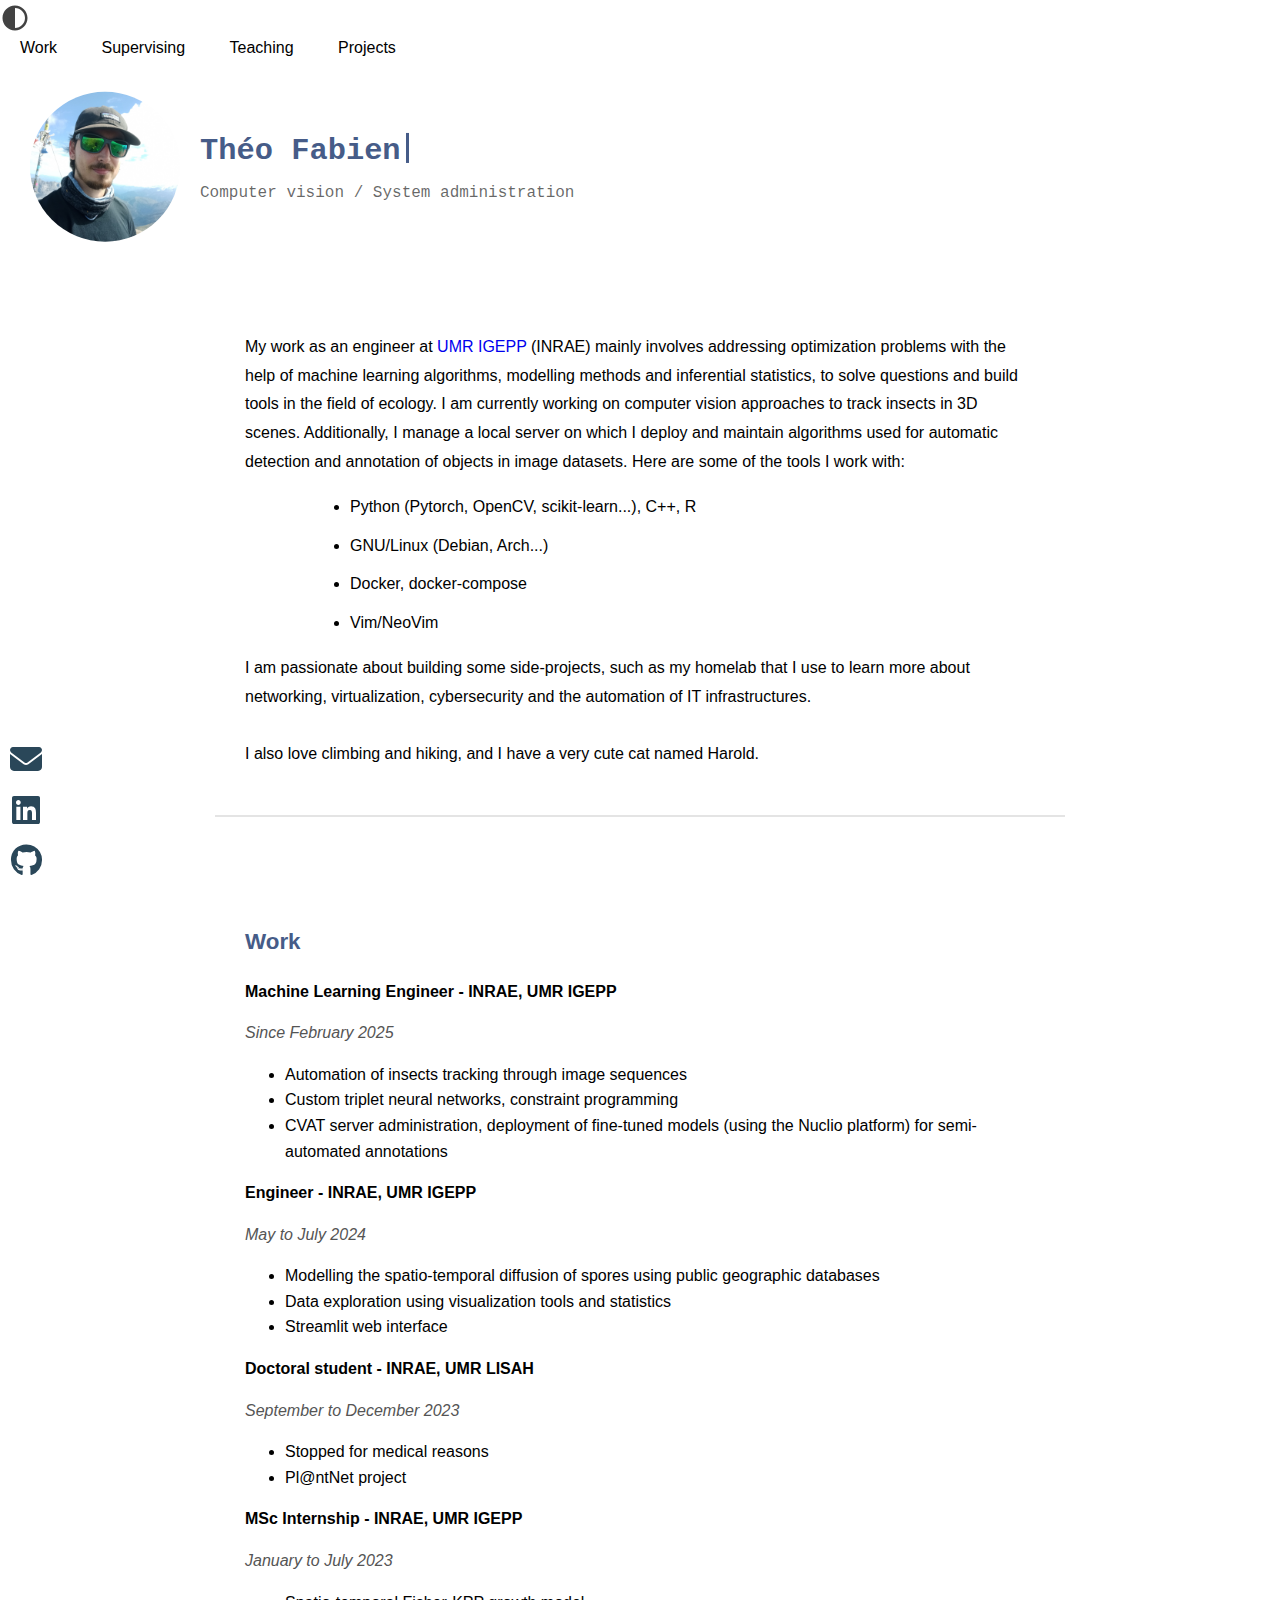
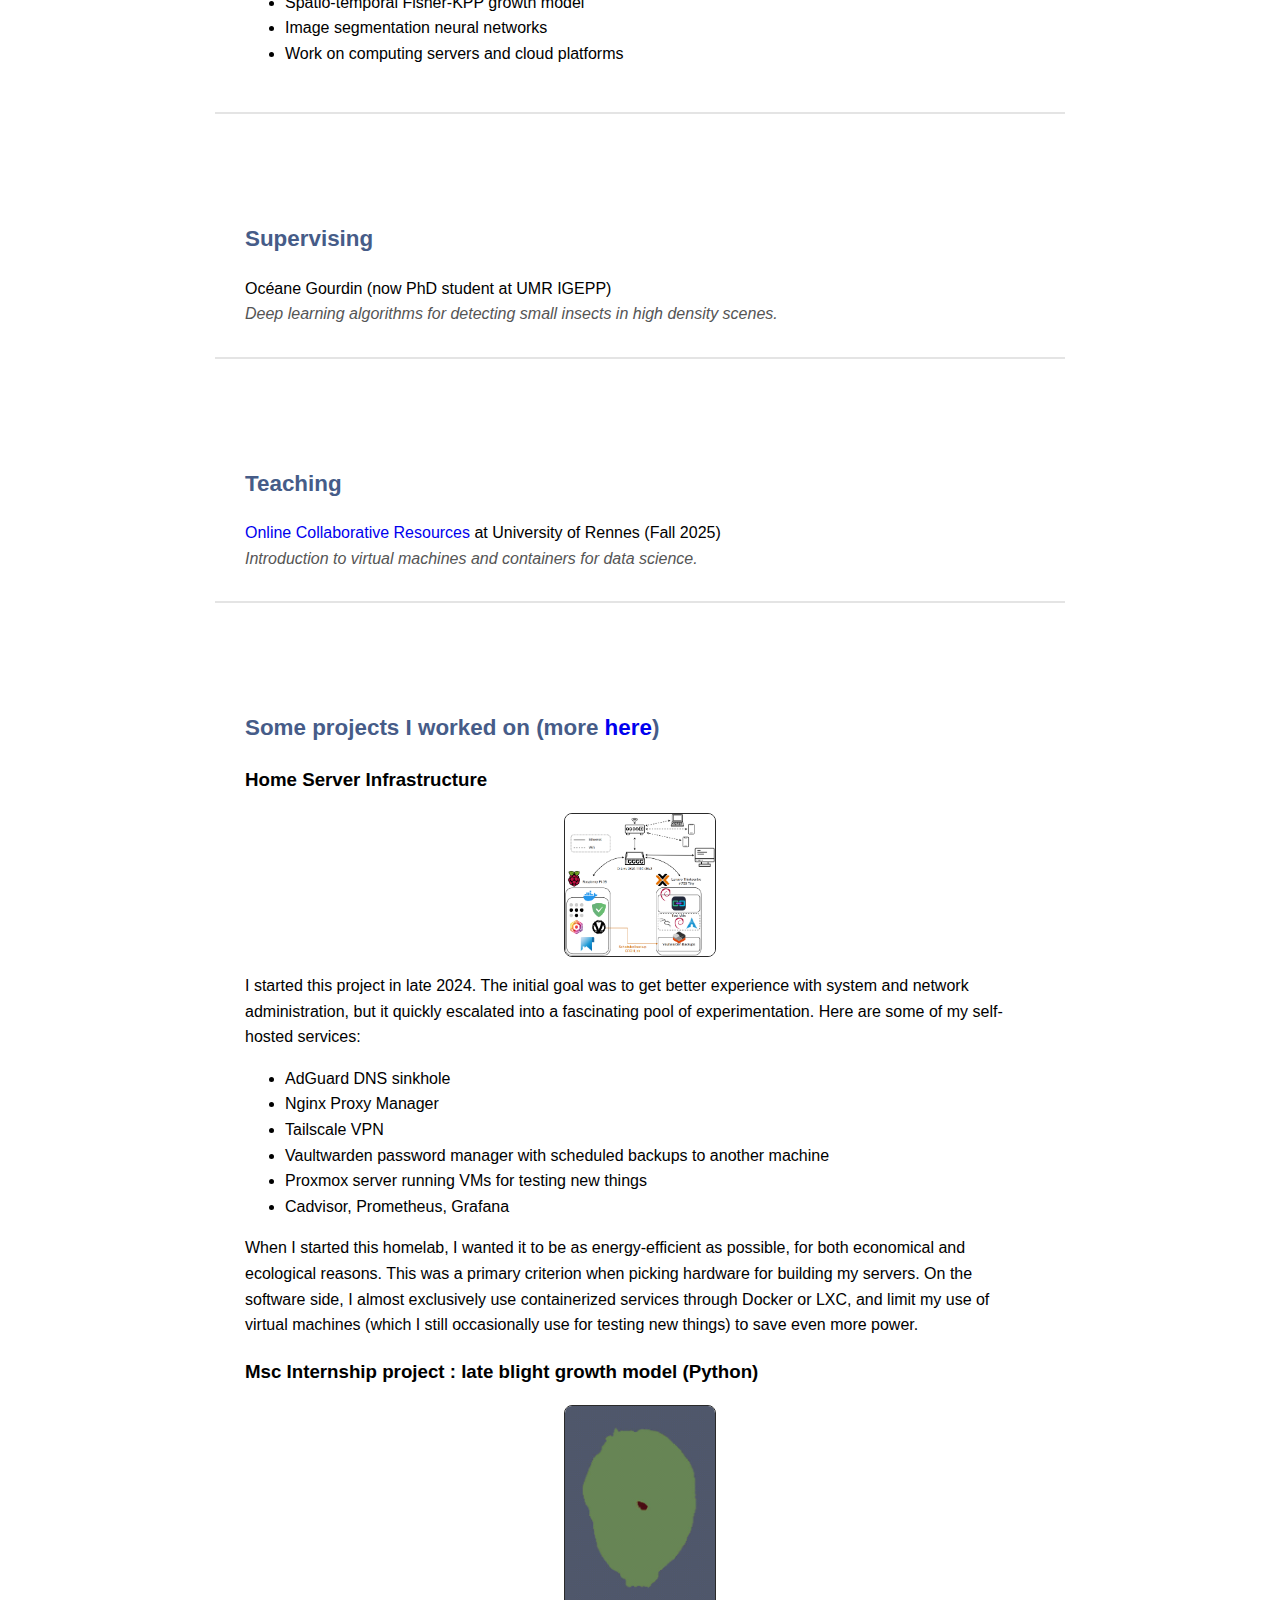
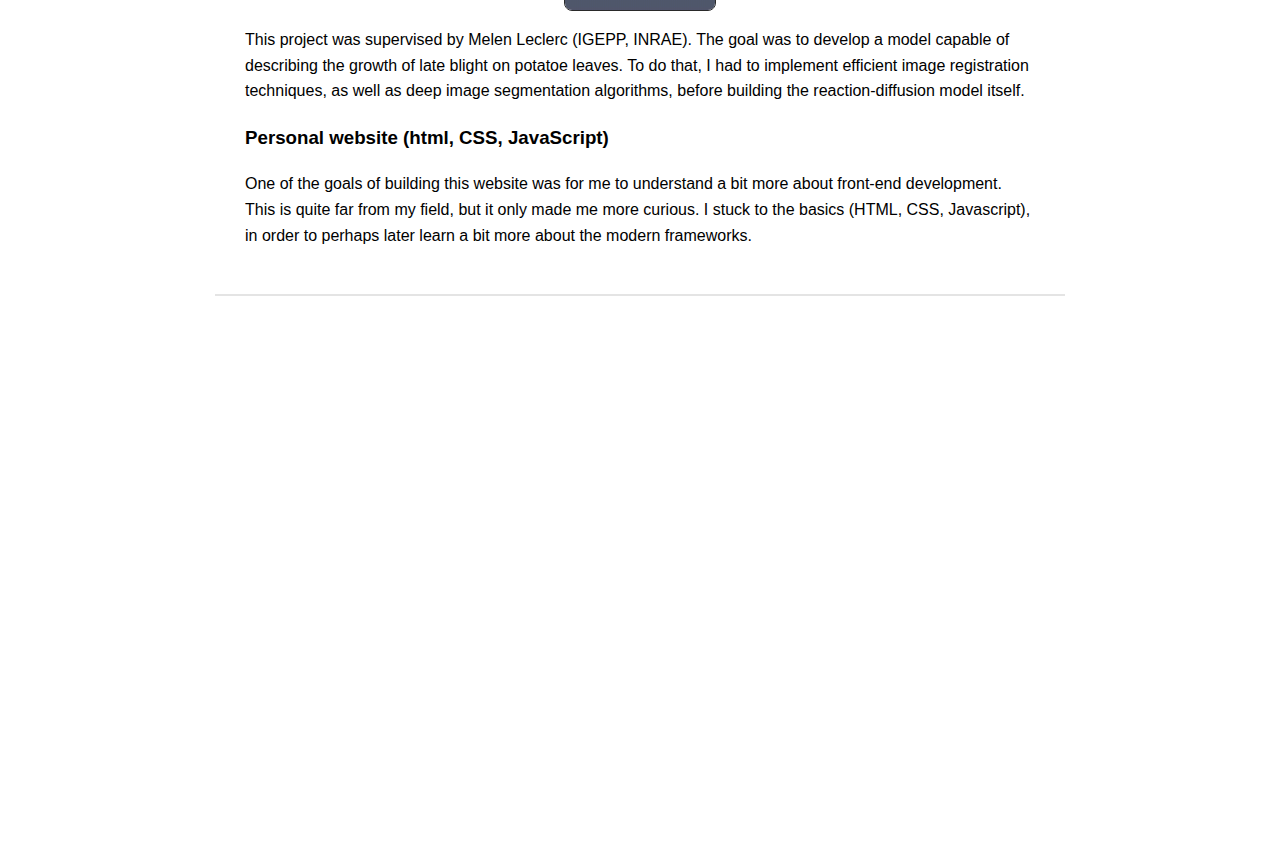
<file: index.html>
<!DOCTYPE html>
<html lang="en">

<head>
    <meta charset="UTF-8">
    <meta name="viewport" content="width=device-width, initial-scale=1.0">
    <meta http-equiv="X-UA-Compatible" content="ie=edge">
    <title>Document</title>
    <link rel="stylesheet" href="./style.css">
	<link rel="stylesheet" href="https://cdnjs.cloudflare.com/ajax/libs/font-awesome/6.7.2/css/all.min.css" integrity="sha512-Evv84Mr4kqVGRNSgIGL/F/aIDqQb7xQ2vcrdIwxfjThSH8CSR7PBEakCr51Ck+w+/U6swU2Im1vVX0SVk9ABhg==" crossorigin="anonymous" referrerpolicy="no-referrer" />
</head>

<script src="script.js"></script>


<body>

	<div class="socials">
		<a id="back-to-top" href="#" title="Back to top">
			<i class="fa-solid fa-arrow-up"></i>
		</a>
		<a class="social-icon" href="mailto:fabien.theo@gmail.com" target="_blank">
			<i class="fa-solid fa-envelope fa-2x"></i>
		</a>
		<a class="social-icon" href="https://www.linkedin.com/in/théo-fabien-5a98b1181" target="_blank">
			<i class="fa-brands fa-linkedin fa-2x"></i>
		</a>
		<a class="social-icon" href="https://github.com/TheoFabien" target="_blank">
			<i class="fa-brands fa-github fa-2x"></i>
		</a>
	</div>
	<div class="top-buttons">
		<button id="theme-toggle" class="theme-toggle-icon" aria-label="Toggle dark mode">
			<img id="theme-icon" src="images/dark-theme-icon.svg" alt="" />
		</button>
		<a href="#" class="nav-button" data-target="work">Work</a>
		<a href="#" class="nav-button" data-target="supervising">Supervising</a>
		<a href="#" class="nav-button" data-target="teaching">Teaching</a>
		<a href="#" class="nav-button" data-target="projects">Projects</a>
	</div>
    <header>
		<div class="header-left">
			<img class="profile-image" src="images/profile.jpg" alt=""> 
			<div>
				<h1 class="page-title">Théo Fabien<span class="cursor"></span></h1>
				<p class="job-title-header">Computer vision / System administration</p>
			</div>
        </div>
    </header>
	<div class="main-container">

		<div class="intro-paragraph">

My work as an engineer at  <a href="https://igepp.rennes.hub.inrae.fr/" target="_blank">UMR IGEPP</a> (INRAE) mainly involves addressing optimization problems with the help of machine learning algorithms, modelling methods and inferential statistics, to solve questions and build tools in the field of ecology. I am currently working on computer vision approaches to track insects in 3D scenes. Additionally, I manage a local server on which I deploy and maintain algorithms used for automatic detection and annotation of objects in image datasets. Here are some of the tools I work with:
			</p>
				<ul class="skills-list">
				<li>Python (Pytorch, OpenCV, scikit-learn...), C++, R</li>
  				<li>GNU/Linux (Debian, Arch...)</li>
  				<li>Docker, docker-compose</li>
  				<li>Vim/NeoVim</li>
				</ul>
			<p>
I am passionate about building some side-projects, such as my homelab that I use to learn more about networking, virtualization, cybersecurity and the automation of IT infrastructures.<br><br>
I also love climbing and hiking, and I have a very cute cat named Harold.
		</div>

		<div class="section" id="work">

    	  <h2>Work</h2>
		  <div class="job">
    	    <p class="job-title">Machine Learning Engineer - INRAE, UMR IGEPP</p>
    	    <p class="job-dates">Since February 2025</p>
    	    <ul>
			  <li>Automation of insects tracking through image sequences</li>
    	      <li>Custom triplet neural networks, constraint programming</li>
    	      <li>CVAT server administration, deployment of fine-tuned models (using the Nuclio platform) for semi-automated annotations</li>
    	    </ul>
		  </div>
    	  <div class="job">
    	    <p class="job-title">Engineer - INRAE, UMR IGEPP</p>
    	    <p class="job-dates">May to July 2024</p>
    	    <ul>
    	      <li>Modelling the spatio-temporal diffusion of spores using public geographic databases</li>
			  <li>Data exploration using visualization tools and statistics</li>
			  <li>Streamlit web interface</li>
    	    </ul>
    	  </div>
    	  <div class="job">
    	    <p class="job-title">Doctoral student - INRAE, UMR LISAH</p>
    	    <p class="job-dates">September to December 2023</p>
    	    <ul>
			  <li>Stopped for medical reasons</li>
    	      <li>Pl@ntNet project</li>
    	    </ul>
    	  </div>
    	  <div class="job">
    	    <p class="job-title">MSc Internship - INRAE, UMR IGEPP</p>
    	    <p class="job-dates">January to July 2023</p>
    	    <ul>
    	      <li>Spatio-temporal Fisher-KPP growth model</li>
    	      <li>Image segmentation neural networks</li>
    	      <li>Work on computing servers and cloud platforms</li>
    	    </ul>
    	  </div>
    	</div>


		<div class="section" id="supervising">
    	  <h2>Supervising</h2>
			Océane Gourdin (now PhD student at UMR IGEPP) <br />  
		  <div class="intern_desc">
			Deep learning algorithms for detecting small insects in high density scenes.
		  </div>
    	</div>

		<div class="section" id="teaching">
    	  <h2>Teaching</h2>
			<a href="https://oseren.univ-rennes.fr/ue-bee-m2-OCR" target="_blank">Online Collaborative Resources</a> at University of Rennes (Fall 2025) <br />  
		  <div class="teaching_desc">
			  Introduction to virtual machines and containers for data science. 
		  </div>
    	</div>

    	<div class="section" id="projects">

		<h2>Some projects I worked on (more <a href="https://github.com/TheoFABIEN" target="_blanck">here</a>)</h2>
		<h3>Home Server Infrastructure</h3>
	    <img id="myImage" class="project-img" src="images/homelab_white.png" alt="">
		<div id="lightbox" class="lightbox">
			<span class="close">&times;</span>
			<img class="lightbox-content" id="lightboxImg">
		</div>
	    <p>
		I started this project in late 2024. The initial goal was to get better experience with system and network administration, but it quickly escalated into a fascinating pool of experimentation. Here are some of my self-hosted services:
	    </p>
	    <ul>
		<li>AdGuard DNS sinkhole</li>
		<li>Nginx Proxy Manager</li>
		<li>Tailscale VPN</li>
		<li>Vaultwarden password manager with scheduled backups to another machine</li>
		<li>Proxmox server running VMs for testing new things</li>
		<li>Cadvisor, Prometheus, Grafana</li>
	    </ul>
	    <p>
		When I started this homelab, I wanted it to be as energy-efficient as possible, for both economical and ecological reasons. This was a primary criterion when picking hardware for building my servers. On the software side, I almost exclusively use containerized services through Docker or LXC, and limit my use of virtual machines (which I still occasionally use for testing new things) to save even more power.
	    </p>
		<h3>Msc Internship project : late blight growth model (Python) </h3>
	    <a href="https://github.com/TheoFABIEN/Late_blight_growth_model_with_imaging" target="_blank">
	    	<img class="project-img" src="images/internship_img.gif" alt="">
	    </a>
	    <p>This project was supervised by Melen Leclerc (IGEPP, INRAE). The goal was to develop a model capable of describing the growth of late blight on potatoe leaves. To do that, I had to implement efficient image registration techniques, as well as deep image segmentation algorithms, before building the reaction-diffusion model itself. 
	    </p>
		<h3>Personal website (html, CSS, JavaScript)</h3>
	    <p>
	    One of the goals of building this website was for me to understand a bit more about front-end development. This is quite far from my field, but it only made me more curious. I stuck to the basics (HTML, CSS, Javascript), in order to perhaps later learn a bit more about the modern frameworks.
	    </p>
		</div>
	</div>

<script>
	// Affiche la flèche après avoir scrollé de 200px
	const backToTop = document.getElementById('back-to-top');

	window.addEventListener('scroll', () => {
		if (window.scrollY > 100) {
			backToTop.classList.add('visible');
		} else {
			backToTop.classList.remove('visible');
		}
	});
</script>

</body>
</html>
</file>
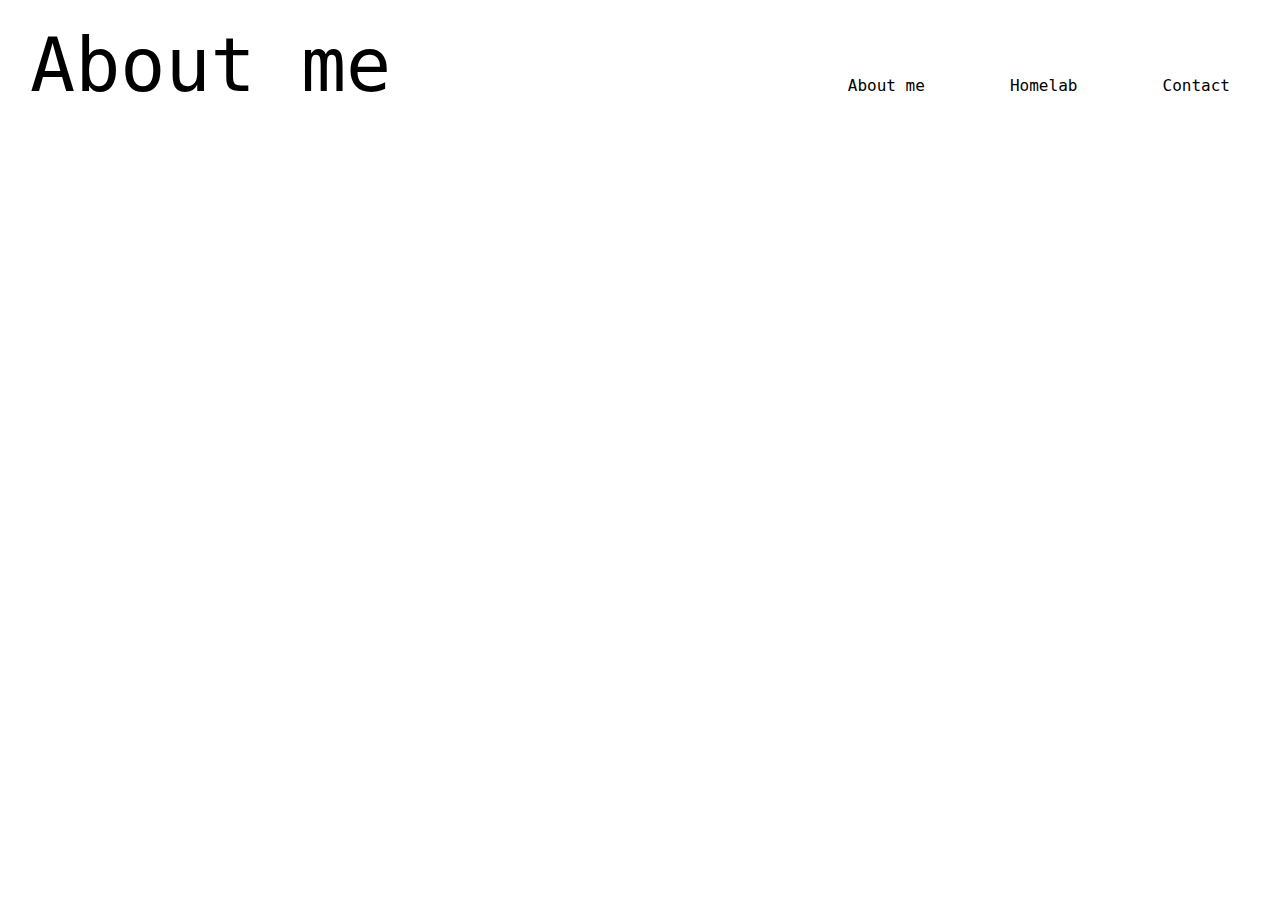
<file: about.html>
<!DOCTYPE html>
<html lang="en">
<head>
    <meta charset="UTF-8">
    <meta name="viewport" content="width=device_width, initial-scale=1.0">
    <meta http-equiv="X-UA-Compatible" content="ie=edge">
    <title>Document</title>
    <link rel="stylesheet" href="./style.css">
</head>
<body>
    <header>
        <div>
           About me 
        </div>
        <div>
            <a href="" class="nav-button">About me</a>
            <a href="homelab.html" class="nav-button">Homelab</a>
            <a href="contact.html" class="nav-button">Contact</a>
        </div>
    </header>
</body>
</html>
</file>
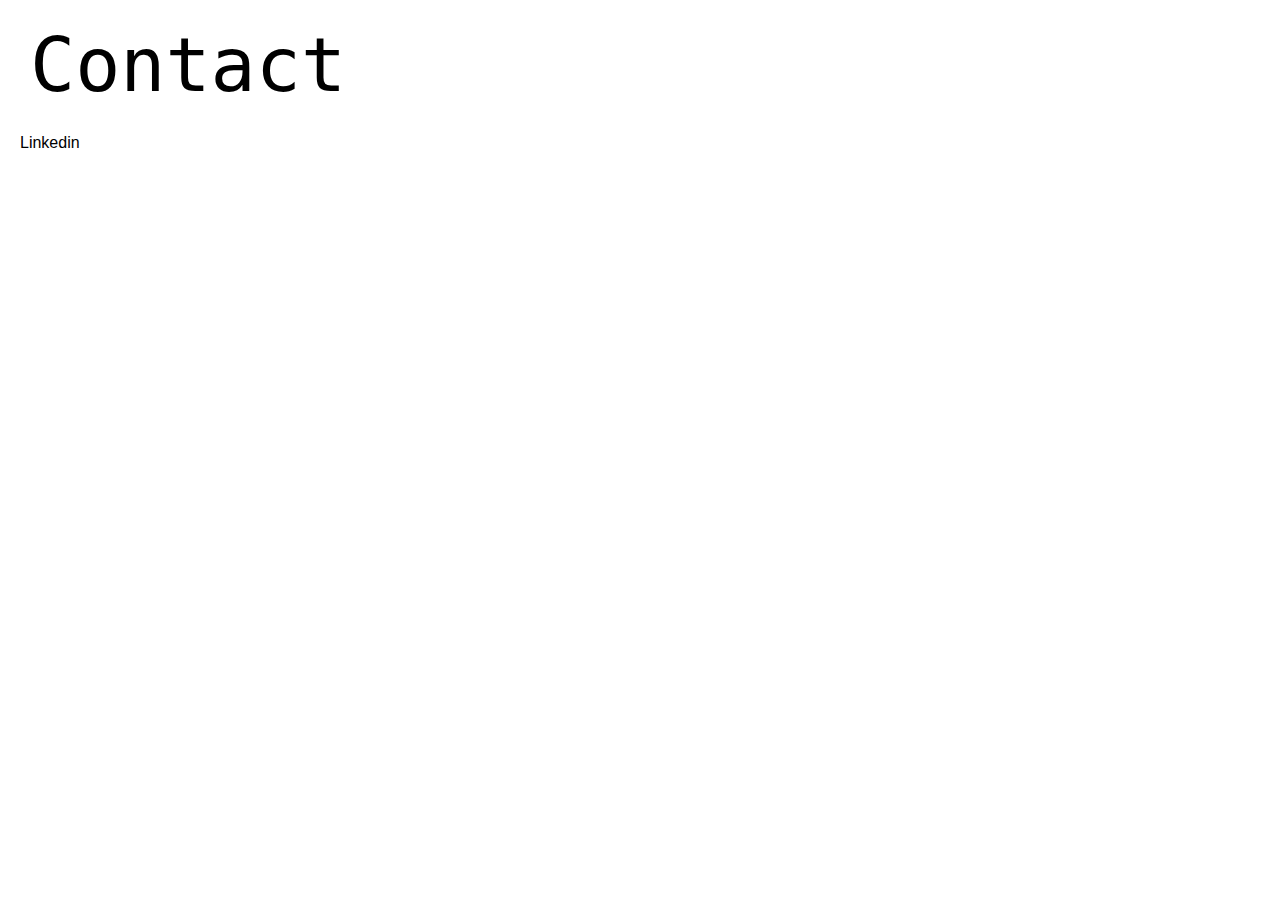
<file: contact.html>
<!DOCTYPE html>
<html lang="en">
<head>
    <meta charset="UTF-8">
    <meta name="viewport" content="width=device_width, initial-scale=1.0">
    <meta http-equiv="X-UA-Compatible" content="ie=edge">
    <title>Document</title>
    <link rel="stylesheet" href="./style.css">
</head>
<body>
    <header>
        <div>
           Contact 
        </div>
    </header>
    <section>
        <a href="https://www.linkedin.com/in/théo-fabien-5a98b1181" class="nav-button" target="_blank">Linkedin</a>
    </section>
</body>
</html>
</file>
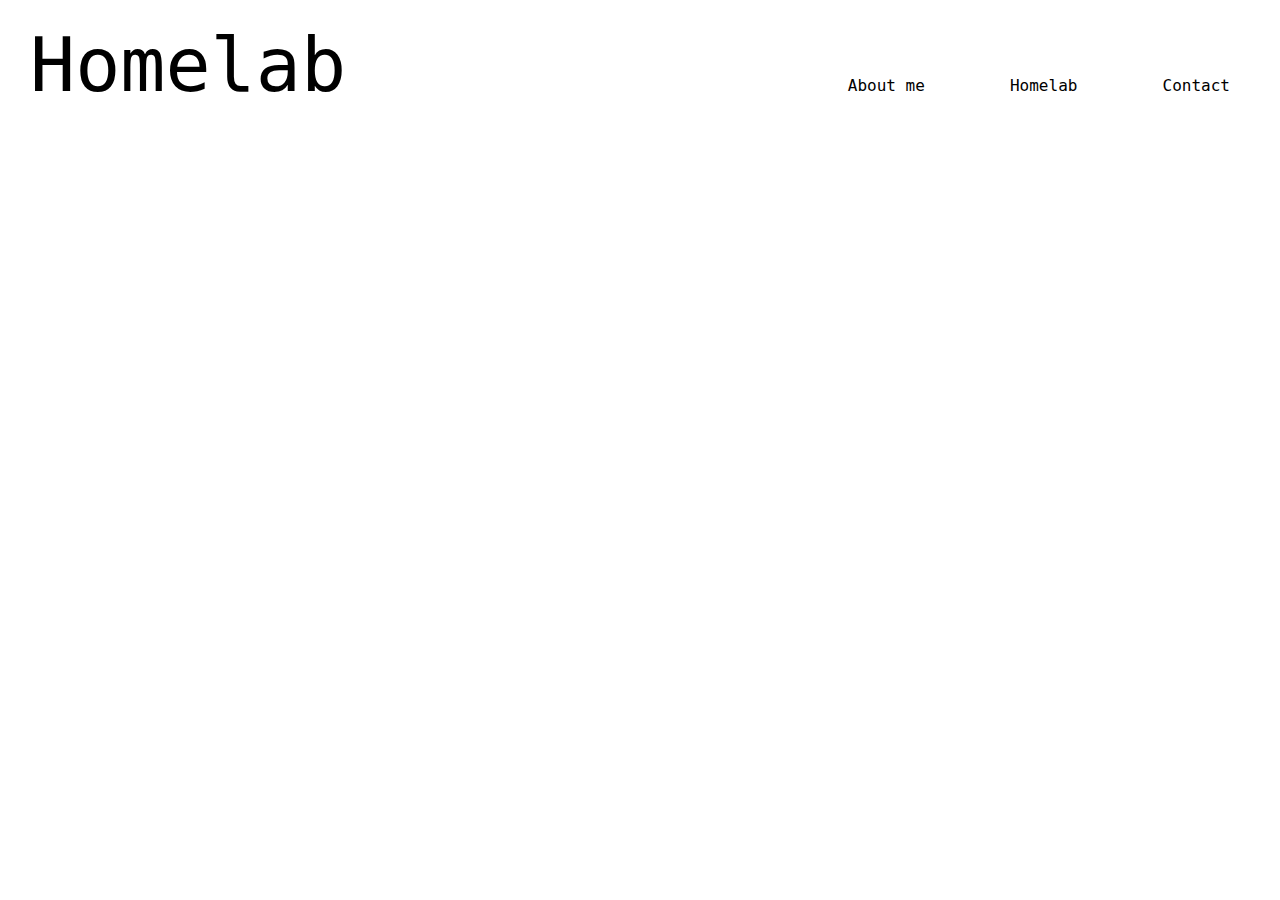
<file: homelab.html>
<!DOCTYPE html>
<html lang="en">
<head>
    <meta charset="UTF-8">
    <meta name="viewport" content="width=device_width, initial-scale=1.0">
    <meta http-equiv="X-UA-Compatible" content="ie=edge">
    <title>Document</title>
    <link rel="stylesheet" href="./style.css">
</head>
<body>
    <header>
        <div>
           Homelab 
        </div>
        <div>
            <a href="about.html" class="nav-button">About me</a>
            <a href="" class="nav-button">Homelab</a>
            <a href="contact.html" class="nav-button">Contact</a>
        </div>
    </header>
</body>
</html>
</file>
<file: style.css>
:root {
    --ui-white: #fff;
    --ui-darkgrey: #010101;
    --ui-midgrey: #2a2a2a;
    --ui-lightgrey: #e4e4e4;
    --ui-lightblue: #63c8ff;
    --ui-blue: #465c88;

    --bg-color: var(--ui-white);
    --text-color: #000;
    --accent-color: var(--ui-blue);
    --socials-color: #2a4759;
}

body.dark-mode {
    --bg-color: var(--ui-darkgrey);
    --text-color: var(--ui-lightgrey);
    --accent-color: var(--ui-lightblue);
    --socials-color: var(--ui-lightgrey);
    .job-title-header {
    	color: var(--ui-lightgrey);
    }
    .nav-button {
    	background: none;
    	color: #f0f0f0;
        &:hover {
        	color: var(--ui-lightblue);
            border-bottom-color: 2px solid var(--ui-lightblue);
        }
    }
    a {
    	color: #aad4ff;
    }
    .theme-toggle-icon {
    	border-color: #f0f0f0;
    }
}

html {
	scroll-behavior: smooth;
}

a:link, a:visited, a:hover, a:active {
  text-decoration: none;
}

body {
    font-family: 'Montserrat', sans-serif;
    font-size: 16px;
	line-height: 1.6;
    margin: 0;
    height: 100vh;
	background-color: var(--bg-color);
	color: var(--text-color);
    &.no-scroll {
        overflow: hidden;
    }
}

body.dark-mode .section,
body.dark-mode .intro-paragraph {
    border-bottom-color: var(--ui-lightgrey);
}

.theme-toggle-icon {
	background: none;
	border: none;
	padding: 0;
	margin-right: 10px;
	margin-top: 5px;
	cursor: pointer;
	width: 30px;
	height: 30px;
	display: flex;
	align-items: center;
	justify-content: center;
    img {
        padding-bottom: 5px;
    	width: 100%;
    	height: 100%;
    	object-fit: contain;
    	transition: filter 0.2s ease;
    }
    &:hover img {
    	filter: brightness(1.2);
    }
}

header{
	display: flex;
    font-family: "Ubuntu Mono", monospace;
	justify-content: space-between;
    font-size: clamp(30px, 5vw + 1rem, 75px);
	align-items: center;
	padding: 5px 30px;
}

.header-left {
	display: flex;
	align-items: center;
	gap: 20px;
}

.page-title {
	font-size: 1.9rem;
	color: var(--accent-color);
	margin: 0;
}

.job-title-header {
	font-family: "Ubuntu Mono", monospace;
	color: rgba(0, 0, 0, 0.6);
	font-size: 1rem;
	margin-top: 5px;
	margin-bottom: 0;
}

.cursor {
    display: inline-block;
    width: 3px;
    height: 1em;
    background-color: currentColor;
    margin-left: 5px;
    animation: blink 0.8s steps(1) infinite;
    vertical-align: middle;
    transform: translateY(-0.1em);
}

@keyframes blink {
	50% {
	opacity: 0;
	}
}

img {
	display: block;
	max-inline-size: 100%;
}

h2 {
	color: var(--accent-color);
	margin-top: 1.2em;
	font-size: 1.4em;
}

.main-container {
	max-width: 850px;
	margin: 0 auto;
	padding: 0 20px;
	padding-bottom: 500px;
}

.section {
    margin: 50px 0;
    background-color: var(--bg-color);
    padding: 30px;
    margin-top: 40px;
    border-bottom-color: var(--ui-lightgrey);
    border-bottom-width: 2px;
    border-bottom-style: solid;
}

.profile-image {
	width: 150px;
	clip-path: circle();
}


/* ------- Navigation buttons on the top right------------- */
.navbar {
    position: fixed;
    top: 0;
    left: 0;
    width: 100%;
    padding: 10px 40px;
    box-sizing: border-box;
    display: flex;
    justify-content: space-between;
    align-items: center;
    z-index: 1000;
    background-color: transparent;
    box-shadow: none;
    transition: background-color 0.1s ease, box-shadow 0.2s ease;
    &.scrolled {
        opacity: 1;
        background-color: var(--bg-color);
        box-shadow: 0 0 2px var(--ui-darkgrey);
        .nav-name {
            opacity: 1;
        }
    }
}
body.dark-mode .navbar.scrolled {
    box-shadow: 0 0 2px 0 var(--ui-white);
}
.nav-name {
    font-family: "Ubuntu Mono", monospace;
    font-weight: bold;
    font-size: 1.2rem;
    color: var(--accent-color);
    opacity: 0;
    transition: opacity 0.4s ease;
}
.nav-buttons {
    display: flex;
    align-items: center;
    gap: 10px;
}
.topbuttons.hidden {
	transform: translateY(-50px);
	opacity: 0;
	pointer-events: none;
}
.nav-button {
	background: none;
	border: none;
	color: #000;
	padding: 10px 20px;
	text-align: center;
	text-decoration: none;
	font-size: 16px;
	white-space: nowrap;
    border-bottom: 2px solid transparent;
    &:hover {
    	color: var(--ui-blue);
        border-bottom-color: 2px solid var(--ui-blue);
    }
}
/* -------------------------------------------------------- */

.social-icon {
	color: var(--ui-blue);
	transition: color 0.2s;
	text-decoration: none;
    &:hover {
    	color: #333333;
    }
}

.intro-paragraph {
  margin-top: 30px;
  margin-bottom: 50px;
  font-size: 16px;
  line-height: 1.8;
  background-color: var(--bg-color);
  border-bottom-color: var(--ui-lightgrey);
  border-bottom-width: 2px;
  border-bottom-style: solid;
  padding: 30px;
}

.job-title {
  font-weight: bold;
}

.job-dates, .intern_desc, .teaching_desc {
  font-style: italic;
  color: #555;
}
body.dark-mode :is(.job-dates, .intern_desc, .teaching_desc) {
	color: #58a0c8
}

.two-columns {
  display: flex;
  flex-wrap: wrap;
  gap: 40px;
}

.two-columns > div {
  flex: 1;
  min-width: 250px;
}


/* --------------- Contact icons -------------------------- */
.socials {
	position: fixed;
	bottom: 20px;
	left: 10px;
	display: flex;
	flex-direction: column;
	gap: 15px;
	z-index: 1000;
	align-items: center;
    .social-icon {
    	font-size: 1rem;
    	color: var(--socials-color);
    	text-decoration: none;
    	transition: color 0.3s;
        &:hover {
        	color: #000000;
        }
    }
}

body.dark-mode .socials .social-icon:hover {
	color: var(--ui-lightblue);
}

/* ---------------- Skills list --------------------------- */
.skills-list {
    display: column;
    gap: 10px 30px;
    list-style-type: disc;
    padding-left: 20px;
    max-width: 600px;
    margin: 10px auto;
    li {
      margin-bottom: 10px;
    }
}

/* ----------------- Image of a project ------------------- */
.project-img {
	margin: auto;
	width: 150px;
	border-radius: 8px;
    border-style: solid;
    border-color: var(--ui-midgrey);
    border-width: 1px;
	cursor: pointer;
    &:hover {
    	transform: scale(1.03);
    	box-shadow: 0 4px 12px rgba(0, 0, 0, 0.2);
    }
}


/* ------------- Arrow to go back to the top -------------- */
#back-to-top {
	color: #2a4759;
	font-size: 24px;
	text-decoration: none;
	text-align: center;
	transition: opacity 0.3s ease, color 0.3s;
	opacity: 0;
	pointer-events: none;
    &:hover {
    	color: #000000;
    }
    &.visible {
    	opacity: 1;
    	pointer-events: auto;
    }
}

body.dark-mode #back-to-top {
	color: var(--ui-lightgrey);
    &:hover {
    	color: var(--ui-lightblue);
    }
}

/* Lightbox hidden by default */
.lightbox {
    display: none;
    position: fixed;
    padding-top: 50px;
    left: 0;
    top: 0;
    width: 100%;
    height: 100%;
    background-color: rgba(0,0,0,0.8);
}
.lightbox-content {
    display: block;
    margin: auto;
    max-width: 90%;
    max-height: 80%;
}
.close {
    position: absolute;
    top: 20px;
    right: 35px;
    color: white;
    font-size: 40px;
    cursor: pointer;
    &:hover {
      color: #ccc;
    }
}

.hamburger-menu {
    display: none;
}


/* ------------- Responsive Mobile Mode -------------- */
@media (max-width: 950px) {
	.profile-image {
		display: none;
	}
	.socials {
		bottom: 15px;
		left: 8px;
		gap: 10px;
	    .social-icon {
	    	font-size: 1rem;
	    }
	}
	body {
		padding-left: 30px;
		padding-right: 30px;
	}
	.navbar {
        left: 0;
        top: 0;
        height: 0;
        background-color: var(--bg-color);
        position: fixed;
        flex-direction: column;
        display: flex;
        width: 100%;
        height: 100vh;
        justify-content: center;
        align-items: center;
        transition: transform 0.3s ease-in-out;
        z-index: 999;
        transform: translateX(100%);
        opacity: 0;
        pointer-events: none;
        transition: none;
	}
    .nav-name {
        display: none;
    }
    .nav-buttons {
        flex-direction: column;
    }
    .navbar.active {
        height: 100vh;
        transform: translateX(0);
        pointer-events: auto;
        opacity: 1;
        transition: transform 0.3s ease-in-out, opacity 0.3s ease-in-out;
        .nav-button {
            font-size: 24px;
        }
    }
    body.dark-mode .top-buttons {
        background-color: rgba(30, 30, 30, 0.2);
    }
    .hamburger-menu {
        width: 36px;
        height: 36px;
        position: absolute;
        right: 30px;
        top: 30px;
        z-index: 2000;
        cursor: pointer;
        display: flex;
        align-items: center;
        justify-content: center;
        border: none;
        background: none;
        transition: transform 0.3s ease, opacity 0.4s ease;
        &.hidden {
            transform: translateX(100px);
            opacity: 0;
            pointer-events: none;
        }
    }
    #burger {
        background: #000;
        width: 30px;
        height: 2px;
        display: inline-block;
        position: absolute;
        cursor: pointer;
        &::before { top: -9px; }
        &::after { top: 9px; }
        &.open {
            background:transparent;
            &::before {
                transform: rotate(45deg);
                top: 0;
            }
            &::after {
                transform: rotate(-45deg);
                top: 0;
            }
        }
    }
    #burger::before, #burger::after {
        content:'';
        width: 30px;
        height: 2px;
        left: 0;
        display: inline-block;
        position: absolute;
        transform-origin: center;
        transition: all 0.3s ease;
    }
    body.dark-mode #burger.open {
        background: var(--ui-darkgrey)
    }
    #burger, #burger::before, #burger::after {
        background: #000;
    }
    body.dark-mode #burger, 
    body.dark-mode #burger::before, 
    body.dark-mode #burger::after {
        background: white;
    }
	.nav-button {
		padding: 8px 16px;
		font-size: 14px;
	}
}
</file>
